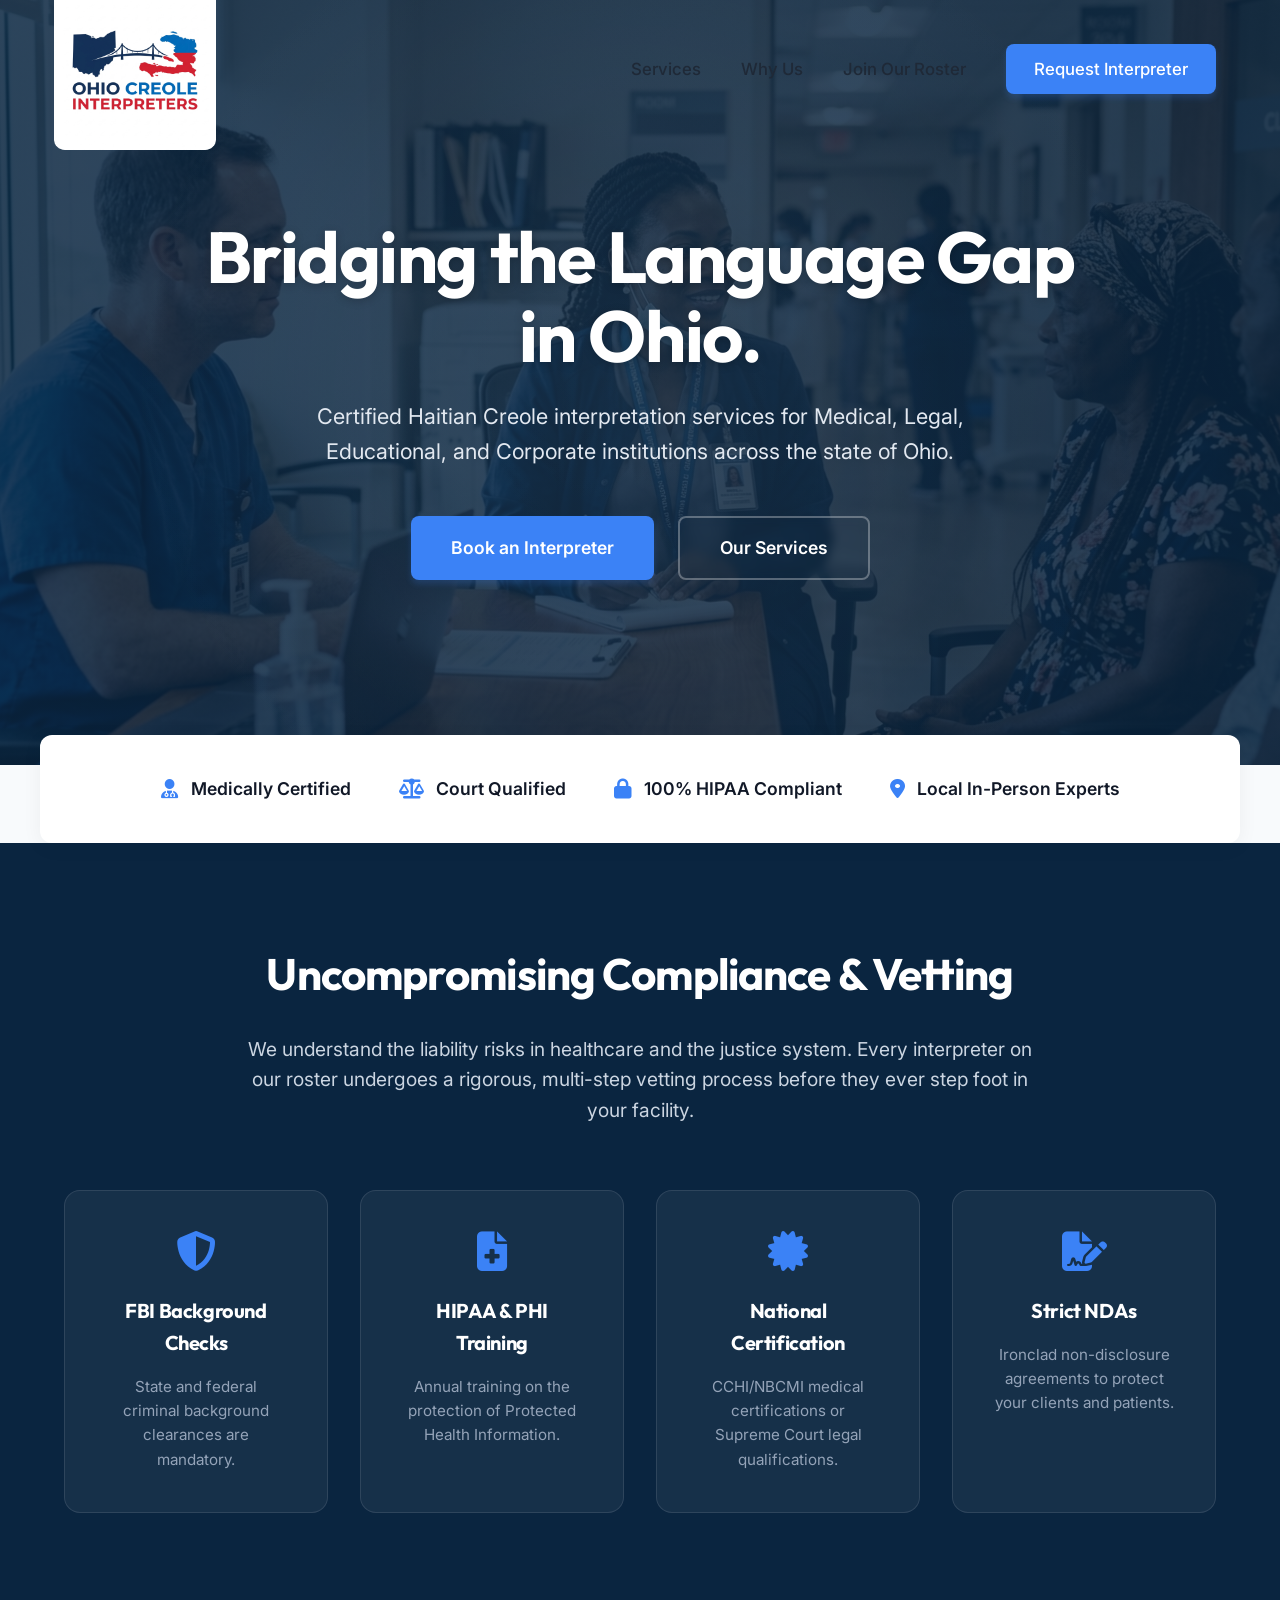
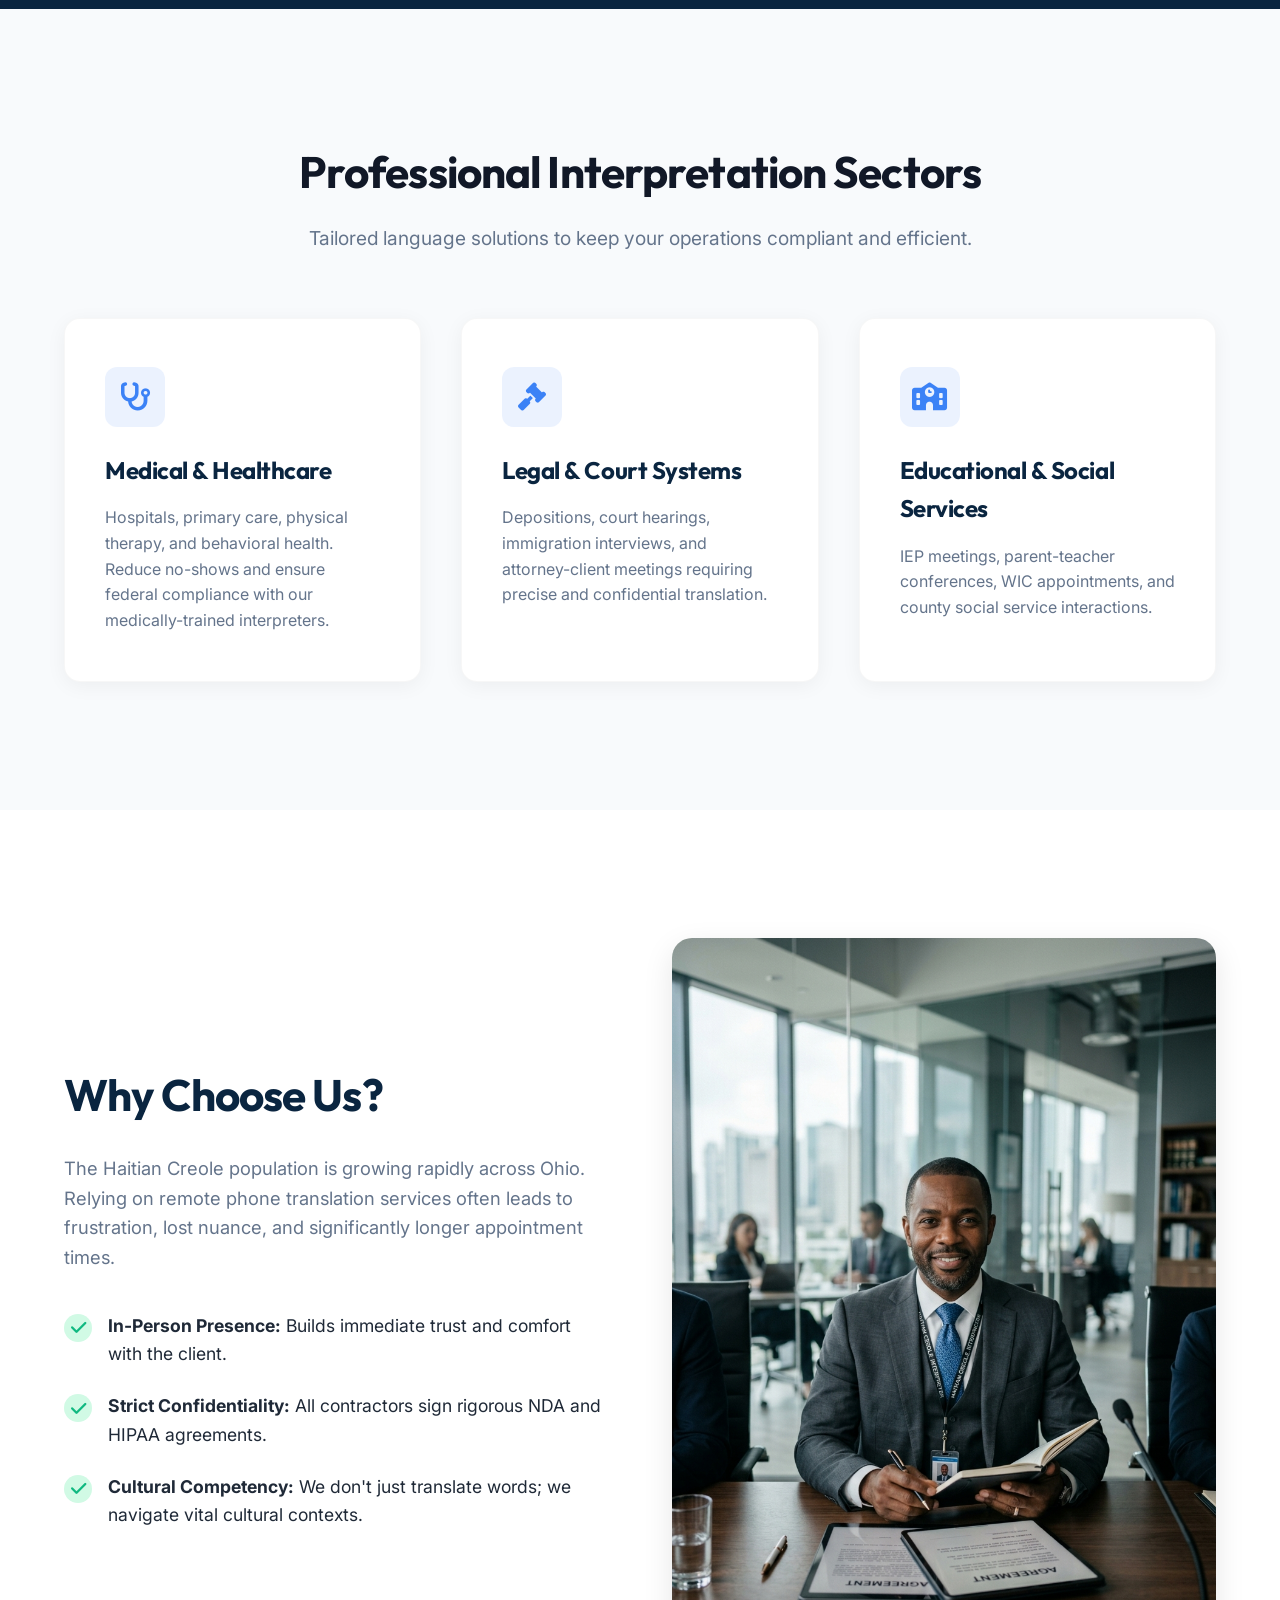
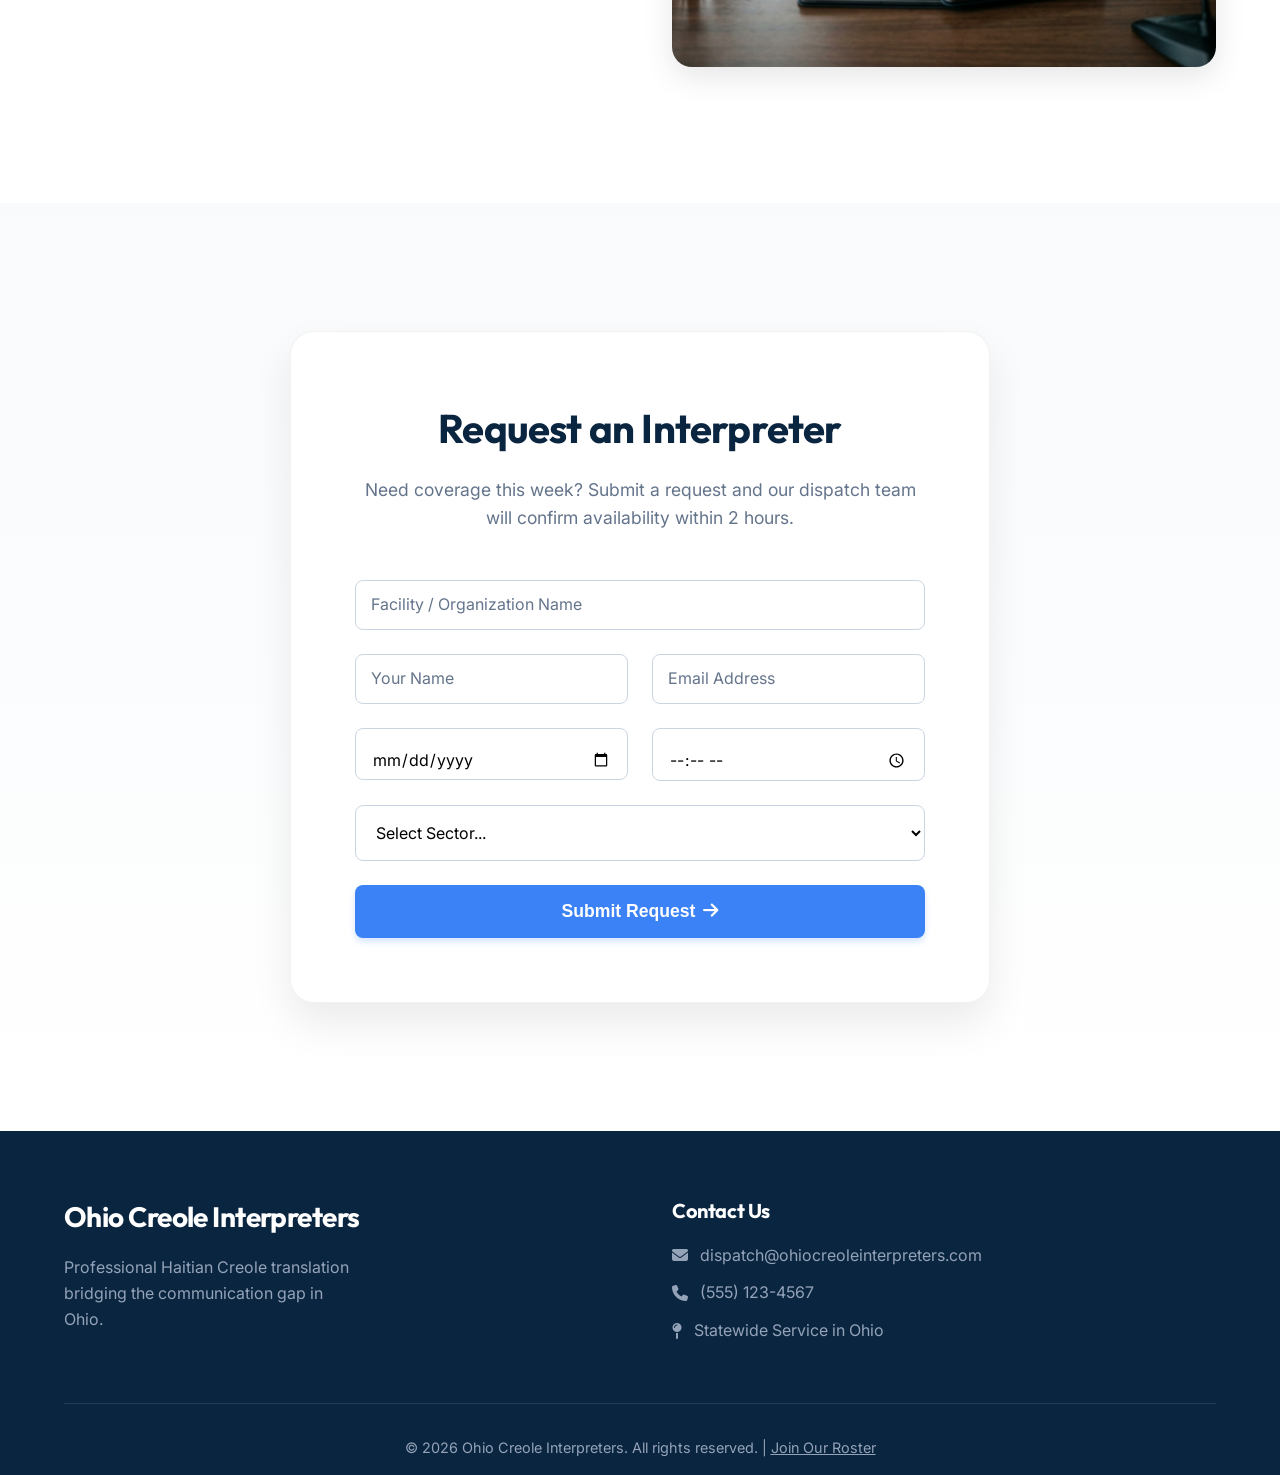
<file: index.html>
<!DOCTYPE html>
<html lang="en">
<head>
    <meta charset="UTF-8">
    <meta name="viewport" content="width=device-width, initial-scale=1.0">
    <title>Ohio Creole Interpreters | Medical & Legal Translation</title>
    <link rel="icon" type="image/jpeg" href="images/logo.jpg">
    <link rel="stylesheet" href="styles.css">
    <link href="https://fonts.googleapis.com/css2?family=Outfit:wght@300;400;600;700;800&family=Inter:wght@400;500;600&display=swap" rel="stylesheet">
    <link rel="stylesheet" href="https://cdnjs.cloudflare.com/ajax/libs/font-awesome/6.4.0/css/all.min.css">
</head>
<body>
    <nav class="navbar" id="navbar">
        <a href="index.html" class="logo">
            <img src="images/logo.jpg" alt="Ohio Creole Interpreters Logo">
        </a>
        
        <div class="hamburger" id="hamburger">
            <i class="fa-solid fa-bars"></i>
        </div>

        <div class="nav-links" id="nav-links">
            <a href="index.html#services">Services</a>
            <a href="index.html#why-us">Why Us</a>
            <a href="careers.html">Join Our Roster</a>
            <a href="index.html#contact" class="btn-primary">Request Interpreter</a>
        </div>
    </nav>

    <!-- Updated Hero Section with Background Image -->
    <header class="hero" style="background-image: linear-gradient(rgba(10, 37, 64, 0.85), rgba(10, 37, 64, 0.85)), url('images/hero.jpg'); background-size: cover; background-position: center;">
        <div class="hero-overlay"></div>
        <div class="hero-content fade-in">
            <h1>Bridging the Language Gap in Ohio.</h1>
            <p>Certified Haitian Creole interpretation services for Medical, Legal, Educational, and Corporate institutions across the state of Ohio.</p>
            <div class="hero-buttons">
                <a href="#contact" class="btn-primary large">Book an Interpreter</a>
                <a href="#services" class="btn-secondary large">Our Services</a>
            </div>
        </div>
    </header>

    <section class="trust-banner slide-up">
        <div class="trust-item"><i class="fa-solid fa-user-md"></i> Medically Certified</div>
        <div class="trust-item"><i class="fa-solid fa-scale-balanced"></i> Court Qualified</div>
        <div class="trust-item"><i class="fa-solid fa-lock"></i> 100% HIPAA Compliant</div>
        <div class="trust-item"><i class="fa-solid fa-location-dot"></i> Local In-Person Experts</div>
    </section>

    <!-- NEW: Vetting & Compliance Section -->
    <section class="vetting-section">
        <div class="vetting-content fade-in">
            <h2>Uncompromising Compliance & Vetting</h2>
            <p>We understand the liability risks in healthcare and the justice system. Every interpreter on our roster undergoes a rigorous, multi-step vetting process before they ever step foot in your facility.</p>
            
            <div class="vetting-grid">
                <div class="vetting-card slide-up">
                    <i class="fa-solid fa-shield-halved"></i>
                    <h4>FBI Background Checks</h4>
                    <p>State and federal criminal background clearances are mandatory.</p>
                </div>
                <div class="vetting-card slide-up" style="transition-delay: 100ms;">
                    <i class="fa-solid fa-file-medical"></i>
                    <h4>HIPAA & PHI Training</h4>
                    <p>Annual training on the protection of Protected Health Information.</p>
                </div>
                <div class="vetting-card slide-up" style="transition-delay: 200ms;">
                    <i class="fa-solid fa-certificate"></i>
                    <h4>National Certification</h4>
                    <p>CCHI/NBCMI medical certifications or Supreme Court legal qualifications.</p>
                </div>
                <div class="vetting-card slide-up" style="transition-delay: 300ms;">
                    <i class="fa-solid fa-file-signature"></i>
                    <h4>Strict NDAs</h4>
                    <p>Ironclad non-disclosure agreements to protect your clients and patients.</p>
                </div>
            </div>
        </div>
    </section>

    <section id="services" class="services">
        <div class="services-header fade-in">
            <h2>Professional Interpretation Sectors</h2>
            <p class="subtitle">Tailored language solutions to keep your operations compliant and efficient.</p>
        </div>
        <div class="service-grid">
            <div class="service-card slide-up">
                <div class="icon-wrapper"><i class="fa-solid fa-stethoscope"></i></div>
                <h3>Medical & Healthcare</h3>
                <p>Hospitals, primary care, physical therapy, and behavioral health. Reduce no-shows and ensure federal compliance with our medically-trained interpreters.</p>
            </div>
            <div class="service-card slide-up" style="transition-delay: 100ms;">
                <div class="icon-wrapper"><i class="fa-solid fa-gavel"></i></div>
                <h3>Legal & Court Systems</h3>
                <p>Depositions, court hearings, immigration interviews, and attorney-client meetings requiring precise and confidential translation.</p>
            </div>
            <div class="service-card slide-up" style="transition-delay: 200ms;">
                <div class="icon-wrapper"><i class="fa-solid fa-school"></i></div>
                <h3>Educational & Social Services</h3>
                <p>IEP meetings, parent-teacher conferences, WIC appointments, and county social service interactions.</p>
            </div>
        </div>
    </section>

    <section id="why-us" class="why-us">
        <div class="why-content fade-in">
            <h2>Why Choose Us?</h2>
            <p>The Haitian Creole population is growing rapidly across Ohio. Relying on remote phone translation services often leads to frustration, lost nuance, and significantly longer appointment times.</p>
            <ul class="feature-list">
                <li class="slide-up"><div class="check-icon"><i class="fa-solid fa-check"></i></div> <div><strong>In-Person Presence:</strong> Builds immediate trust and comfort with the client.</div></li>
                <li class="slide-up" style="transition-delay: 100ms;"><div class="check-icon"><i class="fa-solid fa-check"></i></div> <div><strong>Strict Confidentiality:</strong> All contractors sign rigorous NDA and HIPAA agreements.</div></li>
                <li class="slide-up" style="transition-delay: 200ms;"><div class="check-icon"><i class="fa-solid fa-check"></i></div> <div><strong>Cultural Competency:</strong> We don't just translate words; we navigate vital cultural contexts.</div></li>
            </ul>
        </div>
        <div class="why-image slide-up" style="transition-delay: 300ms;">
            <!-- Replaced placeholder with generated AI image -->
            <img src="images/trust.jpg" alt="Professional Interpreter" style="width: 100%; height: 100%; object-fit: cover; border-radius: 20px; box-shadow: 0 10px 30px rgba(0,0,0,0.1);">
        </div>
    </section>

    <section id="contact" class="contact">
        <div class="contact-container fade-in">
            <h2>Request an Interpreter</h2>
            <p>Need coverage this week? Submit a request and our dispatch team will confirm availability within 2 hours.</p>
            
            <!-- Updated to use FormSubmit -->
            <form action="https://formsubmit.co/info@ohiocreoleinterpreters.com" method="POST" class="modern-form">
                <!-- Hidden inputs for routing and formatting -->
                <input type="hidden" name="_cc" value="derickson.pierre@ohiocreoleinterpreters.com">
                <input type="hidden" name="_subject" value="New Website Interpreter Request">
                <input type="hidden" name="_next" value="https://ohiocreoleinterpreters.com">
                <input type="hidden" name="_template" value="table">
                
                <div class="form-group">
                    <input type="text" id="facilityName" name="facilityName" placeholder="Facility / Organization Name" required>
                    <label for="facilityName">Facility / Organization Name</label>
                </div>
                <div class="form-row">
                    <div class="form-group">
                        <input type="text" id="contactName" name="contactName" placeholder="Your Name" required>
                        <label for="contactName">Your Name</label>
                    </div>
                    <div class="form-group">
                        <input type="email" id="email" name="email" placeholder="Email Address" required>
                        <label for="email">Email Address</label>
                    </div>
                </div>
                <div class="form-row">
                    <div class="form-group">
                        <input type="date" id="date" name="date" required>
                    </div>
                    <div class="form-group">
                        <input type="time" id="time" name="time" required>
                    </div>
                </div>
                <div class="form-group">
                    <select id="sector" name="sector" required>
                        <option value="" disabled selected>Select Sector...</option>
                        <option value="medical">Medical/Healthcare</option>
                        <option value="legal">Legal/Court</option>
                        <option value="education">Education</option>
                        <option value="other">Other</option>
                    </select>
                </div>
                <button type="submit" class="btn-primary full-width large">Submit Request <i class="fa-solid fa-arrow-right"></i></button>
            </form>
        </div>
    </section>

    <footer>
        <div class="footer-content">
            <div class="footer-brand">
                <h3>Ohio Creole Interpreters</h3>
                <p>Professional Haitian Creole translation bridging the communication gap in Ohio.</p>
            </div>
            <div class="footer-contact">
                <h4>Contact Us</h4>
                <p><i class="fa-solid fa-envelope"></i> dispatch@ohiocreoleinterpreters.com</p>
                <p><i class="fa-solid fa-phone"></i> (555) 123-4567</p>
                <p><i class="fa-solid fa-map-pin"></i> Statewide Service in Ohio</p>
            </div>
        </div>
        <div class="footer-bottom">
            <p>&copy; 2026 Ohio Creole Interpreters. All rights reserved. | <a href="careers.html" style="color: #94A3B8;">Join Our Roster</a></p>
        </div>
    </footer>

    <script src="script.js"></script>
</body>
</html>
</file>
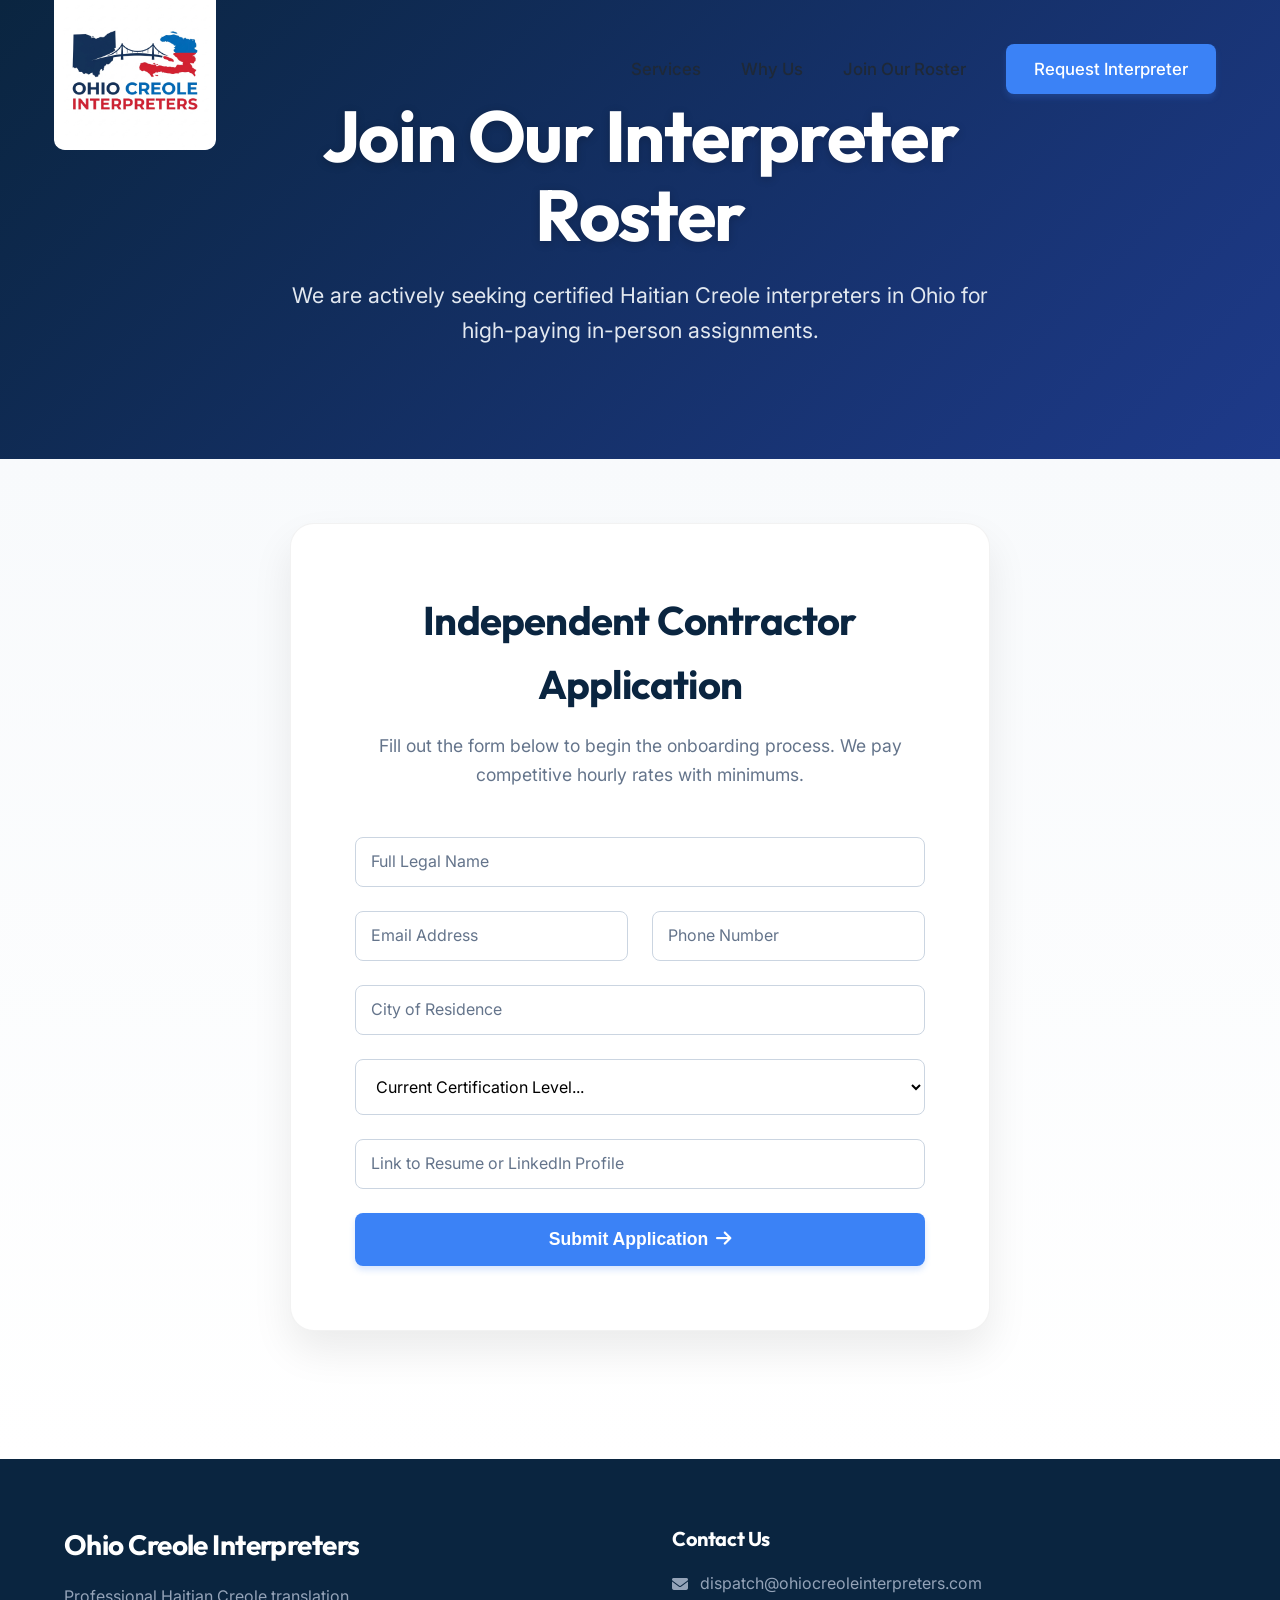
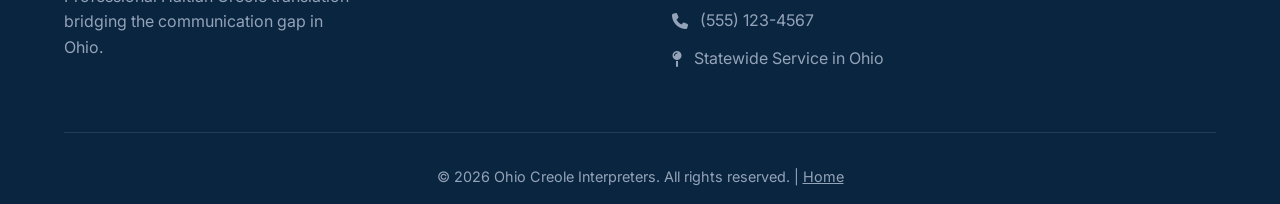
<file: careers.html>
<!DOCTYPE html>
<html lang="en">
<head>
    <meta charset="UTF-8">
    <meta name="viewport" content="width=device-width, initial-scale=1.0">
    <title>Careers | Ohio Creole Interpreters</title>
    <link rel="icon" type="image/jpeg" href="images/logo.jpg">
    <link rel="stylesheet" href="styles.css">
    <link href="https://fonts.googleapis.com/css2?family=Outfit:wght@300;400;600;700;800&family=Inter:wght@400;500;600&display=swap" rel="stylesheet">
    <link rel="stylesheet" href="https://cdnjs.cloudflare.com/ajax/libs/font-awesome/6.4.0/css/all.min.css">
</head>
<body>
    <nav class="navbar" id="navbar">
        <a href="index.html" class="logo">
            <img src="images/logo.jpg" alt="Ohio Creole Interpreters Logo">
        </a>
        
        <div class="hamburger" id="hamburger">
            <i class="fa-solid fa-bars"></i>
        </div>

        <div class="nav-links" id="nav-links">
            <a href="index.html#services">Services</a>
            <a href="index.html#why-us">Why Us</a>
            <a href="careers.html">Join Our Roster</a>
            <a href="index.html#contact" class="btn-primary">Request Interpreter</a>
        </div>
    </nav>

    <header class="hero" style="min-height: 40vh; padding: 6rem 5% 4rem;">
        <div class="hero-content fade-in" style="max-width: 800px; margin: 0 auto; text-align: center;">
            <h1>Join Our Interpreter Roster</h1>
            <p>We are actively seeking certified Haitian Creole interpreters in Ohio for high-paying in-person assignments.</p>
        </div>
    </header>

    <section class="contact" style="padding-top: 4rem;">
        <div class="contact-container fade-in">
            <h2>Independent Contractor Application</h2>
            <p>Fill out the form below to begin the onboarding process. We pay competitive hourly rates with minimums.</p>
            
            <form action="https://formsubmit.co/info@ohiocreoleinterpreters.com" method="POST" class="modern-form">
                <input type="hidden" name="_cc" value="derickson.pierre@ohiocreoleinterpreters.com">
                <input type="hidden" name="_subject" value="New Interpreter Application">
                <input type="hidden" name="_next" value="https://ohiocreoleinterpreters.com/careers.html">
                <input type="hidden" name="_template" value="table">
                <div class="form-group">
                    <input type="text" id="fullName" name="fullName" placeholder="Full Legal Name" required>
                    <label for="fullName">Full Legal Name</label>
                </div>
                
                <div class="form-row">
                    <div class="form-group">
                        <input type="email" id="email" name="email" placeholder="Email Address" required>
                        <label for="email">Email Address</label>
                    </div>
                    <div class="form-group">
                        <input type="tel" id="phone" name="phone" placeholder="Phone Number" required>
                        <label for="phone">Phone Number</label>
                    </div>
                </div>

                <div class="form-group">
                    <input type="text" id="city" name="city" placeholder="City of Residence (e.g., Columbus, Cleveland)" required>
                    <label for="city">City of Residence</label>
                </div>

                <div class="form-group">
                    <select id="certification" name="certification" required>
                        <option value="" disabled selected>Current Certification Level...</option>
                        <option value="medical_cchi">Medical: CCHI / NBCMI</option>
                        <option value="legal_court">Legal: Court Certified</option>
                        <option value="bridging_the_gap">Trained: Bridging the Gap / CoreCHI</option>
                        <option value="uncertified_fluent">Fluent (Not yet certified)</option>
                    </select>
                </div>
                
                <div class="form-group">
                    <input type="url" id="linkedin" name="linkedin" placeholder="Link to Resume or LinkedIn Profile">
                    <label for="linkedin">Link to Resume or LinkedIn Profile</label>
                </div>

                <button type="submit" class="btn-primary full-width large">Submit Application <i class="fa-solid fa-arrow-right"></i></button>
            </form>
        </div>
    </section>

    <footer>
        <div class="footer-content">
            <div class="footer-brand">
                <h3>Ohio Creole Interpreters</h3>
                <p>Professional Haitian Creole translation bridging the communication gap in Ohio.</p>
            </div>
            <div class="footer-contact">
                <h4>Contact Us</h4>
                <p><i class="fa-solid fa-envelope"></i> dispatch@ohiocreoleinterpreters.com</p>
                <p><i class="fa-solid fa-phone"></i> (555) 123-4567</p>
                <p><i class="fa-solid fa-map-pin"></i> Statewide Service in Ohio</p>
            </div>
        </div>
        <div class="footer-bottom">
            <p>&copy; 2026 Ohio Creole Interpreters. All rights reserved. | <a href="index.html" style="color: #94A3B8;">Home</a></p>
        </div>
    </footer>

    <script src="script.js"></script>
</body>
</html>
</file>
<file: styles.css>
:root {
    /* Premium Color Palette */
    --primary-color: #0A2540; /* Deep navy trust blue */
    --secondary-color: #111827; /* Near black */
    --accent-color: #3B82F6; /* Vibrant bright blue */
    --accent-hover: #2563EB;
    
    --bg-light: #F8FAFC;
    --bg-white: #FFFFFF;
    
    --text-main: #1F2937;
    --text-muted: #64748B;
    
    --success: #10B981;
    --success-bg: #D1FAE5;
    
    /* Gradients & Shadows */
    --gradient-hero: linear-gradient(135deg, #0A2540 0%, #1E3A8A 100%);
    --shadow-soft: 0 4px 20px rgba(0, 0, 0, 0.05);
    --shadow-hover: 0 10px 30px rgba(59, 130, 246, 0.15);
    
    /* Typography */
    --font-heading: 'Outfit', sans-serif;
    --font-body: 'Inter', sans-serif;
}

* {
    margin: 0;
    padding: 0;
    box-sizing: border-box;
    scroll-behavior: smooth;
}

body {
    font-family: var(--font-body);
    color: var(--text-main);
    line-height: 1.6;
    background-color: var(--bg-light);
    overflow-x: hidden;
}

h1, h2, h3, h4, .logo {
    font-family: var(--font-heading);
    letter-spacing: -0.02em;
}

/* Animations */
.fade-in {
    opacity: 0;
    transform: translateY(20px);
    transition: opacity 0.8s ease-out, transform 0.8s ease-out;
}

.slide-up {
    opacity: 0;
    transform: translateY(40px);
    transition: opacity 0.8s ease-out, transform 0.8s ease-out;
}

.visible {
    opacity: 1;
    transform: translateY(0);
}

/* Navbar (Sticky & Glassmorphic) */
.navbar {
    display: flex;
    justify-content: space-between;
    align-items: center;
    padding: 1.5rem 5%;
    position: fixed;
    width: 100%;
    top: 0;
    z-index: 1000;
    transition: background-color 0.3s, padding 0.3s, box-shadow 0.3s;
}

.navbar.scrolled {
    box-shadow: var(--shadow-soft);
    padding: 1rem 5%;
}

.logo {
    display: flex;
    align-items: center;
    text-decoration: none;
    margin-left: -10px;
}

.logo img {
    height: 90px;
    width: auto;
    border-radius: 6px;
    transform: scale(1.8);
    transform-origin: center left;
}

.nav-links {
    display: flex;
    align-items: center;
    gap: 2.5rem;
}

.nav-links a {
    text-decoration: none;
    color: var(--text-main);
    font-weight: 500;
    font-size: 1.05rem;
    transition: color 0.3s;
    position: relative;
}

.nav-links a:not(.btn-primary)::after {
    content: '';
    position: absolute;
    width: 0;
    height: 2px;
    bottom: -4px;
    left: 0;
    background-color: var(--accent-color);
    transition: width 0.3s ease;
}

.nav-links a:not(.btn-primary):hover::after {
    width: 100%;
}

.nav-links a:hover {
    color: var(--accent-color);
}

.hamburger {
    display: none;
    font-size: 1.5rem;
    color: var(--primary-color);
    cursor: pointer;
}

/* Buttons */
.btn-primary {
    background-color: var(--accent-color);
    color: var(--bg-white) !important;
    padding: 0.75rem 1.75rem;
    border-radius: 8px;
    text-decoration: none;
    font-weight: 600;
    border: none;
    cursor: pointer;
    transition: all 0.3s ease;
    display: inline-flex;
    align-items: center;
    justify-content: center;
    gap: 0.5rem;
    box-shadow: 0 4px 6px rgba(59, 130, 246, 0.2);
}

.btn-primary:hover {
    background-color: var(--accent-hover);
    transform: translateY(-2px);
    box-shadow: 0 6px 12px rgba(59, 130, 246, 0.3);
}

.btn-secondary {
    background-color: transparent;
    color: var(--bg-white) !important;
    padding: 0.75rem 1.75rem;
    border-radius: 8px;
    text-decoration: none;
    font-weight: 600;
    border: 2px solid rgba(255,255,255,0.3);
    transition: all 0.3s ease;
    display: inline-flex;
    align-items: center;
    justify-content: center;
    backdrop-filter: blur(5px);
}

.btn-secondary:hover {
    background-color: rgba(255,255,255,0.1);
    border-color: var(--bg-white);
}

.large {
    padding: 1rem 2.5rem;
    font-size: 1.1rem;
}

.full-width {
    width: 100%;
}

/* Hero Section */
.hero {
    position: relative;
    background: var(--gradient-hero);
    padding: 8rem 5% 6rem;
    text-align: center;
    min-height: 85vh;
    display: flex;
    align-items: center;
    justify-content: center;
    overflow: hidden;
}

.hero-overlay {
    position: absolute;
    top: 0; left: 0; right: 0; bottom: 0;
    background-image: radial-gradient(circle at center, rgba(255,255,255,0.05) 0%, transparent 70%);
    pointer-events: none;
}

.hero-content {
    max-width: 900px;
    position: relative;
    z-index: 2;
}

.hero h1 {
    font-size: 4.5rem;
    color: var(--bg-white);
    margin-bottom: 1.5rem;
    line-height: 1.1;
    text-shadow: 0 2px 10px rgba(0,0,0,0.2);
}

.hero p {
    font-size: 1.35rem;
    color: #E2E8F0;
    margin-bottom: 3rem;
    max-width: 700px;
    margin-left: auto;
    margin-right: auto;
}

.hero-buttons {
    display: flex;
    gap: 1.5rem;
    justify-content: center;
}

/* Trust Banner */
.trust-banner {
    display: flex;
    justify-content: center;
    gap: 3rem;
    background-color: var(--bg-white);
    padding: 2.5rem 5%;
    flex-wrap: wrap;
    box-shadow: var(--shadow-soft);
    position: relative;
    z-index: 10;
    margin-top: -30px;
    border-radius: 12px;
    max-width: 1200px;
    margin-left: auto;
    margin-right: auto;
}

.trust-item {
    display: flex;
    align-items: center;
    gap: 0.75rem;
    font-weight: 600;
    font-size: 1.1rem;
    color: var(--secondary-color);
}

.trust-item i {
    color: var(--accent-color);
    font-size: 1.25rem;
}

/* Vetting Section */
.vetting-section {
    padding: 6rem 5%;
    background-color: var(--primary-color);
    color: var(--bg-white);
    max-width: 100%;
}

.vetting-content {
    max-width: 1400px;
    margin: 0 auto;
    text-align: center;
}

.vetting-content h2 {
    font-size: 2.75rem;
    margin-bottom: 1.5rem;
}

.vetting-content > p {
    font-size: 1.2rem;
    color: #CBD5E1;
    max-width: 800px;
    margin: 0 auto 4rem;
}

.vetting-grid {
    display: grid;
    grid-template-columns: repeat(auto-fit, minmax(250px, 1fr));
    gap: 2rem;
}

.vetting-card {
    background-color: rgba(255, 255, 255, 0.05);
    padding: 2.5rem;
    border-radius: 16px;
    border: 1px solid rgba(255, 255, 255, 0.1);
    transition: transform 0.3s, background-color 0.3s;
}

.vetting-card:hover {
    transform: translateY(-5px);
    background-color: rgba(255, 255, 255, 0.1);
}

.vetting-card i {
    font-size: 2.5rem;
    color: var(--accent-color);
    margin-bottom: 1.5rem;
}

.vetting-card h4 {
    font-size: 1.25rem;
    margin-bottom: 1rem;
}

.vetting-card p {
    color: #94A3B8;
    font-size: 0.95rem;
}

/* Services */
.services {
    padding: 8rem 5%;
    background-color: var(--bg-light);
    max-width: 1400px;
    margin: 0 auto;
}

.services-header {
    text-align: center;
    margin-bottom: 4rem;
}

.services h2 {
    font-size: 2.75rem;
    color: var(--secondary-color);
    margin-bottom: 1rem;
}

.subtitle {
    font-size: 1.2rem;
    color: var(--text-muted);
}

.service-grid {
    display: grid;
    grid-template-columns: repeat(auto-fit, minmax(320px, 1fr));
    gap: 2.5rem;
}

.service-card {
    background-color: var(--bg-white);
    padding: 3rem 2.5rem;
    border-radius: 16px;
    box-shadow: var(--shadow-soft);
    transition: transform 0.4s ease, box-shadow 0.4s ease;
    text-align: left;
    position: relative;
    overflow: hidden;
    border: 1px solid rgba(0,0,0,0.03);
}

.service-card::before {
    content: '';
    position: absolute;
    top: 0; left: 0; right: 0; height: 4px;
    background: var(--accent-color);
    transform: scaleX(0);
    transform-origin: left;
    transition: transform 0.4s ease;
}

.service-card:hover {
    transform: translateY(-10px);
    box-shadow: var(--shadow-hover);
}

.service-card:hover::before {
    transform: scaleX(1);
}

.icon-wrapper {
    width: 60px;
    height: 60px;
    background-color: rgba(59, 130, 246, 0.1);
    border-radius: 12px;
    display: flex;
    align-items: center;
    justify-content: center;
    margin-bottom: 1.5rem;
}

.service-card i {
    font-size: 1.75rem;
    color: var(--accent-color);
}

.service-card h3 {
    font-size: 1.5rem;
    margin-bottom: 1rem;
    color: var(--primary-color);
}

.service-card p {
    color: var(--text-muted);
}

/* Why Us */
.why-us {
    padding: 8rem 5%;
    background-color: var(--bg-white);
    display: grid;
    grid-template-columns: 1fr 1fr;
    gap: 4rem;
    align-items: center;
    max-width: 1400px;
    margin: 0 auto;
}

.why-content h2 {
    font-size: 2.75rem;
    color: var(--primary-color);
    margin-bottom: 1.5rem;
}

.why-content > p {
    font-size: 1.15rem;
    margin-bottom: 2.5rem;
    color: var(--text-muted);
}

.feature-list {
    list-style: none;
}

.feature-list li {
    margin-bottom: 1.5rem;
    font-size: 1.1rem;
    display: flex;
    align-items: flex-start;
    gap: 1rem;
}

.check-icon {
    background-color: var(--success-bg);
    color: var(--success);
    width: 28px;
    height: 28px;
    border-radius: 50%;
    display: flex;
    align-items: center;
    justify-content: center;
    flex-shrink: 0;
    margin-top: 2px;
}

.image-placeholder {
    background: linear-gradient(135deg, #E2E8F0 0%, #CBD5E1 100%);
    border-radius: 20px;
    height: 500px;
    display: flex;
    flex-direction: column;
    align-items: center;
    justify-content: center;
    color: var(--text-muted);
    font-size: 1.5rem;
    box-shadow: inset 0 2px 10px rgba(0,0,0,0.05);
}

.image-placeholder i {
    font-size: 4rem;
    margin-bottom: 1rem;
    color: var(--text-muted);
    opacity: 0.5;
}

/* Contact Section */
.contact {
    padding: 8rem 5%;
    background: linear-gradient(to bottom, var(--bg-light) 0%, var(--bg-white) 100%);
    display: flex;
    justify-content: center;
}

.contact-container {
    background-color: var(--bg-white);
    padding: 4rem;
    border-radius: 24px;
    box-shadow: 0 20px 40px rgba(0,0,0,0.08);
    width: 100%;
    max-width: 700px;
    border: 1px solid rgba(0,0,0,0.05);
}

.contact-container h2 {
    font-size: 2.5rem;
    margin-bottom: 1rem;
    text-align: center;
    color: var(--primary-color);
}

.contact-container p {
    text-align: center;
    margin-bottom: 3rem;
    color: var(--text-muted);
    font-size: 1.1rem;
}

/* Modern Floating Label Form */
.modern-form .form-group {
    position: relative;
    margin-bottom: 1.5rem;
}

.modern-form .form-row {
    display: grid;
    grid-template-columns: 1fr 1fr;
    gap: 1.5rem;
}

.modern-form input, .modern-form select {
    width: 100%;
    padding: 1.25rem 1rem 0.5rem;
    border: 1px solid #CBD5E1;
    border-radius: 8px;
    font-family: inherit;
    font-size: 1rem;
    background-color: var(--bg-white);
    transition: all 0.3s ease;
}

.modern-form select {
    padding: 1rem;
}

.modern-form input:focus, .modern-form select:focus {
    outline: none;
    border-color: var(--accent-color);
    box-shadow: 0 0 0 4px rgba(59, 130, 246, 0.1);
}

.modern-form label {
    position: absolute;
    left: 1rem;
    top: 50%;
    transform: translateY(-50%);
    color: var(--text-muted);
    pointer-events: none;
    transition: all 0.3s ease;
    font-size: 1rem;
}

.modern-form input:focus + label,
.modern-form input:not(:placeholder-shown) + label {
    top: 0.5rem;
    font-size: 0.75rem;
    color: var(--accent-color);
    transform: translateY(0);
}

.modern-form input::placeholder {
    color: transparent;
}

#successMessage {
    margin-top: 1.5rem;
    padding: 1.25rem;
    background-color: var(--success-bg);
    color: var(--success);
    border-radius: 8px;
    text-align: center;
    font-weight: 600;
    display: flex;
    align-items: center;
    justify-content: center;
    gap: 0.5rem;
}

.hidden {
    display: none !important;
}

/* Footer */
footer {
    background-color: var(--primary-color);
    color: var(--bg-white);
    padding: 4rem 5% 1rem;
}

.footer-content {
    display: grid;
    grid-template-columns: 1fr 1fr;
    gap: 4rem;
    max-width: 1400px;
    margin: 0 auto 3rem;
}

.footer-brand h3 {
    font-size: 1.75rem;
    margin-bottom: 1rem;
}

.footer-brand p {
    color: #94A3B8;
    max-width: 300px;
}

.footer-contact h4 {
    font-size: 1.25rem;
    margin-bottom: 1rem;
}

.footer-contact p {
    color: #94A3B8;
    margin-bottom: 0.75rem;
    display: flex;
    align-items: center;
    gap: 0.75rem;
}

.footer-bottom {
    text-align: center;
    padding-top: 2rem;
    border-top: 1px solid rgba(255,255,255,0.1);
    color: #94A3B8;
    font-size: 0.9rem;
}

/* Responsive */
@media (max-width: 992px) {
    .why-us {
        grid-template-columns: 1fr;
    }
    
    .hero h1 {
        font-size: 3.5rem;
    }
    
    .image-placeholder {
        height: 300px;
    }
}

@media (max-width: 768px) {
    .hamburger {
        display: block;
    }
    
    .nav-links {
        position: fixed;
        top: 0;
        right: -100%;
        height: 100vh;
        width: 80%;
        max-width: 400px;
        background-color: var(--bg-white);
        flex-direction: column;
        justify-content: center;
        align-items: center;
        gap: 2rem;
        transition: right 0.4s cubic-bezier(0.4, 0, 0.2, 1);
        box-shadow: -10px 0 30px rgba(0,0,0,0.1);
    }
    
    .nav-links.active {
        right: 0;
    }

    .hero h1 {
        font-size: 2.75rem;
    }
    
    .hero p {
        font-size: 1.1rem;
    }
    
    .hero-buttons {
        flex-direction: column;
    }
    
    .trust-banner {
        flex-direction: column;
        align-items: flex-start;
        gap: 1rem;
    }
    
    .modern-form .form-row {
        grid-template-columns: 1fr;
    }
    
    .contact-container {
        padding: 2.5rem 1.5rem;
    }
    
    .footer-content {
        grid-template-columns: 1fr;
        gap: 2rem;
    }
}
</file>
